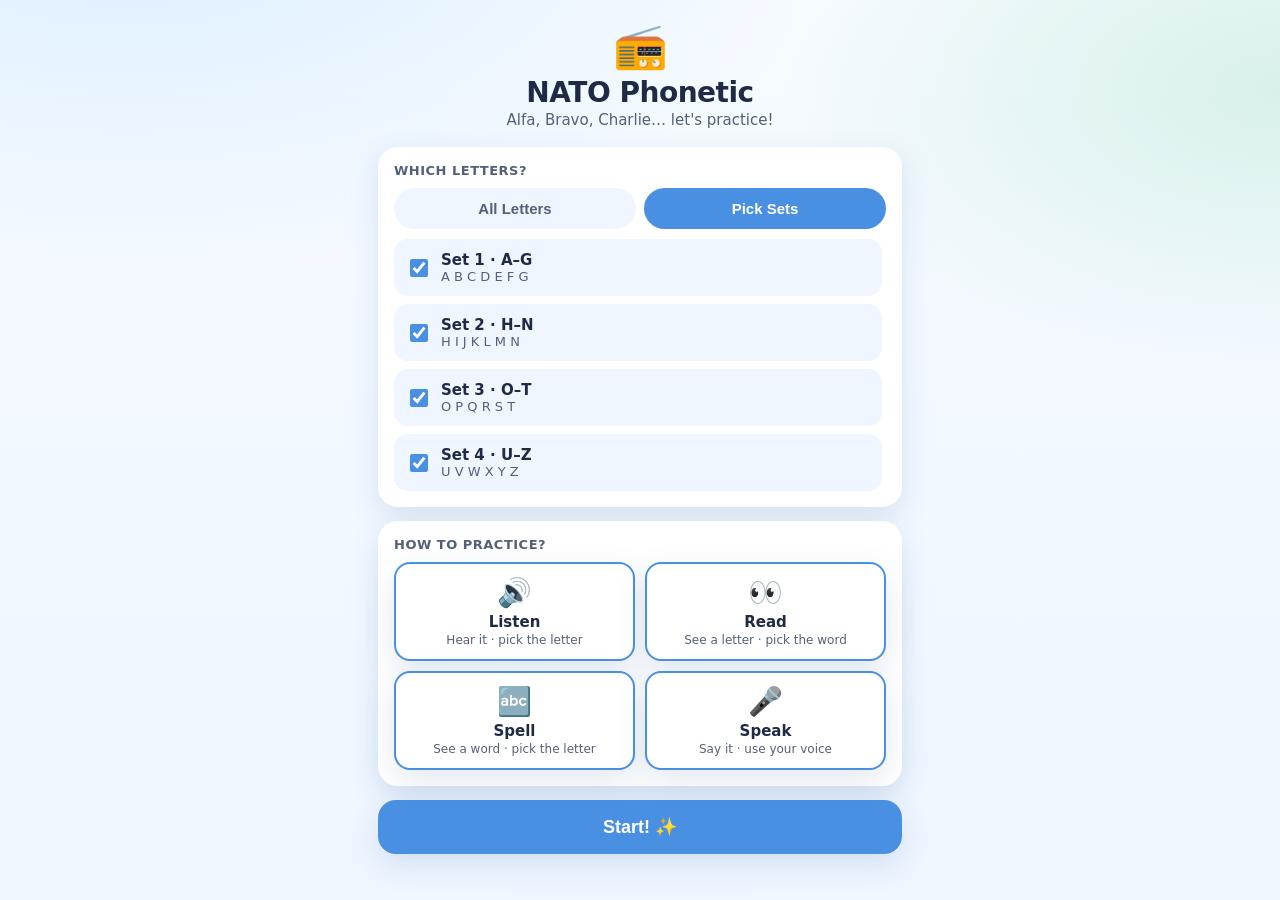
<file: nato-phonetic/index.html>
<!DOCTYPE html>
<html lang="en">
<head>
  <meta charset="UTF-8" />
  <meta name="viewport" content="width=device-width, initial-scale=1.0, viewport-fit=cover, user-scalable=no" />
  <meta name="apple-mobile-web-app-capable" content="yes" />
  <meta name="apple-mobile-web-app-status-bar-style" content="black-translucent" />
  <meta name="apple-mobile-web-app-title" content="NATO Phonetic" />
  <meta name="theme-color" content="#cfe6ff" />
  <link rel="manifest" href="./manifest.webmanifest" />
  <link rel="stylesheet" href="./style.css" />
  <title>NATO Phonetic</title>
</head>
<body>
  <main id="app">

    <!-- ============ HOME ============ -->
    <section id="screen-home" class="screen active">
      <header class="home-header">
        <div id="bunny-home" class="bunny-wrap" aria-hidden="true">📻</div>
        <h1>NATO Phonetic</h1>
        <p class="sub">Alfa, Bravo, Charlie… let's practice!</p>
      </header>

      <div class="panel">
        <div class="panel-title">Which letters?</div>
        <div class="pill-row">
          <button class="pill" data-scope="all">All Letters</button>
          <button class="pill pill-primary active" data-scope="sets">Pick Sets</button>
        </div>
        <div id="sets-list" class="weeks-list"></div>
      </div>

      <div class="panel">
        <div class="panel-title">How to practice?</div>
        <div class="mode-grid">
          <label class="mode-card">
            <input type="checkbox" id="mode-listen" checked />
            <div class="mode-emoji">🔊</div>
            <div class="mode-name">Listen</div>
            <div class="mode-hint">Hear it · pick the letter</div>
          </label>
          <label class="mode-card">
            <input type="checkbox" id="mode-read" checked />
            <div class="mode-emoji">👀</div>
            <div class="mode-name">Read</div>
            <div class="mode-hint">See a letter · pick the word</div>
          </label>
          <label class="mode-card">
            <input type="checkbox" id="mode-spell" checked />
            <div class="mode-emoji">🔤</div>
            <div class="mode-name">Spell</div>
            <div class="mode-hint">See a word · pick the letter</div>
          </label>
          <label class="mode-card">
            <input type="checkbox" id="mode-speak" checked />
            <div class="mode-emoji">🎤</div>
            <div class="mode-name">Speak</div>
            <div class="mode-hint">Say it · use your voice</div>
          </label>
        </div>
      </div>

      <button id="start-btn" class="big-btn">Start! ✨</button>
    </section>

    <!-- ============ QUIZ ============ -->
    <section id="screen-quiz" class="screen">
      <div class="quiz-top">
        <button id="quiz-back" class="icon-btn" aria-label="Home">🏠</button>
        <div class="progress-wrap">
          <div class="progress-bar"><div id="progress-fill" class="progress-fill"></div></div>
          <div class="progress-text">
            <span id="progress-answered">0</span> done ·
            <span id="progress-left">0</span> to go
          </div>
        </div>
      </div>

      <div id="bunny-quiz" class="bunny-wrap bunny-lg" aria-hidden="true">📻</div>

      <div id="question-area" class="question-area"></div>

      <div id="feedback" class="feedback" aria-live="polite"></div>
    </section>

    <!-- ============ END ============ -->
    <section id="screen-end" class="screen">
      <div id="bunny-end" class="bunny-wrap bunny-xl" aria-hidden="true">🏆</div>
      <h2 id="end-title">Nice work!</h2>
      <p id="end-stats" class="sub"></p>
      <div id="end-missed" class="panel" hidden>
        <div class="panel-title">Letters to practice again</div>
        <div id="end-missed-list" class="missed-list"></div>
      </div>
      <button id="again-btn" class="big-btn">Play Again ✨</button>
      <button id="home-btn" class="link-btn">Back to home</button>
    </section>

  </main>

  <script src="./data.js"></script>
  <script src="./app.js"></script>
</body>
</html>
</file>
<file: nato-phonetic/style.css>
/* ========= NATO Phonetic — styles ========= */
:root {
  --blue: #cfe6ff;
  --blue-deep: #4a90e2;
  --blue-soft: #f0f6ff;
  --teal: #c8f0ec;
  --mint: #d6f5e3;
  --sun: #ffe27a;
  --ink: #1f2a44;
  --ink-soft: #54607a;
  --white: #ffffff;
  --ok: #2bb673;
  --bad: #ff5a6a;
  --shadow: 0 10px 30px rgba(60, 100, 160, 0.15);
}

* { box-sizing: border-box; -webkit-tap-highlight-color: transparent; }

html, body {
  margin: 0;
  padding: 0;
  min-height: 100%;
  background:
    radial-gradient(1200px 600px at 10% -10%, #dceeff 0%, transparent 60%),
    radial-gradient(900px 500px at 100% 10%, #d8f0ec 0%, transparent 55%),
    linear-gradient(180deg, #f6fbff 0%, #eef6ff 100%);
  font-family: -apple-system, BlinkMacSystemFont, "SF Pro", "Helvetica Neue", system-ui, sans-serif;
  color: var(--ink);
  overflow-x: hidden;
}

main {
  max-width: 560px;
  margin: 0 auto;
  padding: 16px 18px calc(16px + env(safe-area-inset-bottom));
  min-height: 100vh;
  min-height: 100dvh;
}

/* ---- Screens ---- */
.screen { display: none; }
.screen.active { display: block; animation: fade .25s ease; }
@keyframes fade { from { opacity: 0; transform: translateY(4px); } to { opacity: 1; transform: none; } }

/* ---- Home ---- */
.home-header { text-align: center; padding: 8px 0 4px; }
.home-header h1 { font-size: 28px; margin: 8px 0 2px; letter-spacing: -0.5px; }
.sub { color: var(--ink-soft); margin: 0; font-size: 15px; }

.bunny-wrap { font-size: 44px; line-height: 1; }
.bunny-lg { font-size: 56px; text-align: center; margin: 8px 0; }
.bunny-xl { font-size: 72px; text-align: center; margin: 16px 0; }

.panel {
  background: var(--white);
  border-radius: 20px;
  padding: 16px;
  margin: 14px 0;
  box-shadow: var(--shadow);
}
.panel-title {
  font-weight: 700;
  margin-bottom: 10px;
  font-size: 13px;
  color: var(--ink-soft);
  text-transform: uppercase;
  letter-spacing: 0.5px;
}

.pill-row { display: flex; gap: 8px; margin-bottom: 10px; }
.pill {
  flex: 1;
  border: 2px solid transparent;
  background: var(--blue-soft);
  padding: 10px 14px;
  border-radius: 999px;
  font-weight: 600;
  font-size: 15px;
  color: var(--ink-soft);
  cursor: pointer;
  transition: transform .1s ease;
}
.pill.active {
  background: var(--blue-deep);
  color: white;
  border-color: var(--blue-deep);
}
.pill:active { transform: scale(0.97); }

.weeks-list {
  display: flex;
  flex-direction: column;
  gap: 8px;
  max-height: 320px;
  overflow-y: auto;
  padding-right: 4px;
}
.week-row {
  display: flex;
  align-items: center;
  gap: 10px;
  padding: 12px;
  border-radius: 14px;
  background: var(--blue-soft);
  cursor: pointer;
}
.week-row input { width: 18px; height: 18px; accent-color: var(--blue-deep); }
.week-row .week-label { font-weight: 700; font-size: 15px; }
.week-row .week-range { color: var(--ink-soft); font-size: 13px; }

.mode-grid {
  display: grid;
  grid-template-columns: 1fr 1fr;
  gap: 10px;
}
.mode-card {
  position: relative;
  display: block;
  background: var(--blue-soft);
  border-radius: 16px;
  padding: 12px;
  text-align: center;
  cursor: pointer;
  border: 2px solid transparent;
}
.mode-card input { position: absolute; opacity: 0; pointer-events: none; }
.mode-card:has(input:checked) {
  background: white;
  border-color: var(--blue-deep);
  box-shadow: var(--shadow);
}
.mode-emoji { font-size: 28px; margin-bottom: 4px; }
.mode-name { font-weight: 700; font-size: 15px; }
.mode-hint { font-size: 12px; color: var(--ink-soft); margin-top: 2px; }

.big-btn {
  display: block;
  width: 100%;
  padding: 16px;
  font-size: 18px;
  font-weight: 800;
  background: var(--blue-deep);
  color: white;
  border: none;
  border-radius: 18px;
  cursor: pointer;
  box-shadow: var(--shadow);
  margin-top: 8px;
}
.big-btn:active { transform: translateY(1px); }
.big-btn:disabled { opacity: 0.5; cursor: not-allowed; }

.link-btn {
  display: block;
  margin: 12px auto 0;
  background: none;
  border: none;
  color: var(--ink-soft);
  font-size: 15px;
  cursor: pointer;
  text-decoration: underline;
}

/* ---- Quiz ---- */
.quiz-top {
  display: flex;
  align-items: center;
  gap: 10px;
  margin-bottom: 8px;
}
.icon-btn {
  background: white;
  border: none;
  width: 40px;
  height: 40px;
  border-radius: 12px;
  font-size: 20px;
  cursor: pointer;
  box-shadow: var(--shadow);
}
.progress-wrap { flex: 1; }
.progress-bar {
  height: 10px;
  background: white;
  border-radius: 999px;
  overflow: hidden;
  box-shadow: inset 0 1px 3px rgba(0,0,0,0.05);
}
.progress-fill {
  height: 100%;
  width: 0;
  background: linear-gradient(90deg, var(--blue-deep), #7ec0ff);
  transition: width .3s ease;
}
.progress-text { font-size: 12px; color: var(--ink-soft); margin-top: 4px; text-align: center; }

.question-area {
  background: white;
  border-radius: 24px;
  padding: 24px;
  margin: 8px 0 16px;
  box-shadow: var(--shadow);
  text-align: center;
}
.q-prompt {
  font-size: 14px;
  color: var(--ink-soft);
  text-transform: uppercase;
  letter-spacing: 0.5px;
  margin-bottom: 12px;
}
.q-letter {
  font-size: 96px;
  font-weight: 800;
  letter-spacing: -2px;
  margin: 8px 0 16px;
  color: var(--blue-deep);
}
.q-word {
  font-size: 40px;
  font-weight: 800;
  margin: 8px 0 16px;
  color: var(--blue-deep);
}
.q-pron {
  font-size: 14px;
  color: var(--ink-soft);
  margin-top: -8px;
  margin-bottom: 12px;
  font-style: italic;
}

.choice-grid {
  display: grid;
  grid-template-columns: 1fr 1fr;
  gap: 10px;
  margin-top: 8px;
}
.choice-btn {
  padding: 16px;
  font-size: 18px;
  font-weight: 700;
  background: var(--blue-soft);
  color: var(--ink);
  border: 2px solid transparent;
  border-radius: 16px;
  cursor: pointer;
  transition: transform .1s ease;
}
.choice-btn:active { transform: scale(0.97); }
.choice-btn.correct { background: var(--mint); border-color: var(--ok); color: var(--ok); }
.choice-btn.wrong { background: #ffe1e4; border-color: var(--bad); color: var(--bad); }
.choice-btn:disabled { cursor: default; }

.play-btn {
  display: inline-flex;
  align-items: center;
  gap: 8px;
  padding: 14px 22px;
  font-size: 18px;
  font-weight: 700;
  background: var(--blue-deep);
  color: white;
  border: none;
  border-radius: 999px;
  cursor: pointer;
  margin-bottom: 8px;
}
.play-btn:active { transform: scale(0.97); }

.mic-btn {
  display: inline-flex;
  align-items: center;
  gap: 8px;
  padding: 14px 24px;
  font-size: 18px;
  font-weight: 700;
  background: var(--bad);
  color: white;
  border: none;
  border-radius: 999px;
  cursor: pointer;
  margin: 8px 0;
}
.mic-btn.listening { background: var(--ok); animation: pulse 1s ease infinite; }
@keyframes pulse {
  0%, 100% { box-shadow: 0 0 0 0 rgba(43, 182, 115, 0.4); }
  50%      { box-shadow: 0 0 0 12px rgba(43, 182, 115, 0); }
}
.heard {
  font-size: 14px;
  color: var(--ink-soft);
  margin-top: 8px;
  min-height: 18px;
}

.feedback {
  text-align: center;
  font-size: 16px;
  font-weight: 700;
  min-height: 24px;
  margin-bottom: 8px;
}
.feedback.ok { color: var(--ok); }
.feedback.bad { color: var(--bad); }

/* ---- End ---- */
#screen-end { text-align: center; }
#screen-end h2 { font-size: 24px; margin: 8px 0 4px; }

.missed-list {
  display: flex;
  flex-wrap: wrap;
  gap: 8px;
  justify-content: center;
}
.missed-chip {
  background: var(--blue-soft);
  border-radius: 12px;
  padding: 8px 12px;
  font-size: 14px;
  font-weight: 600;
}
.missed-chip b { color: var(--blue-deep); margin-right: 6px; }
</file>
